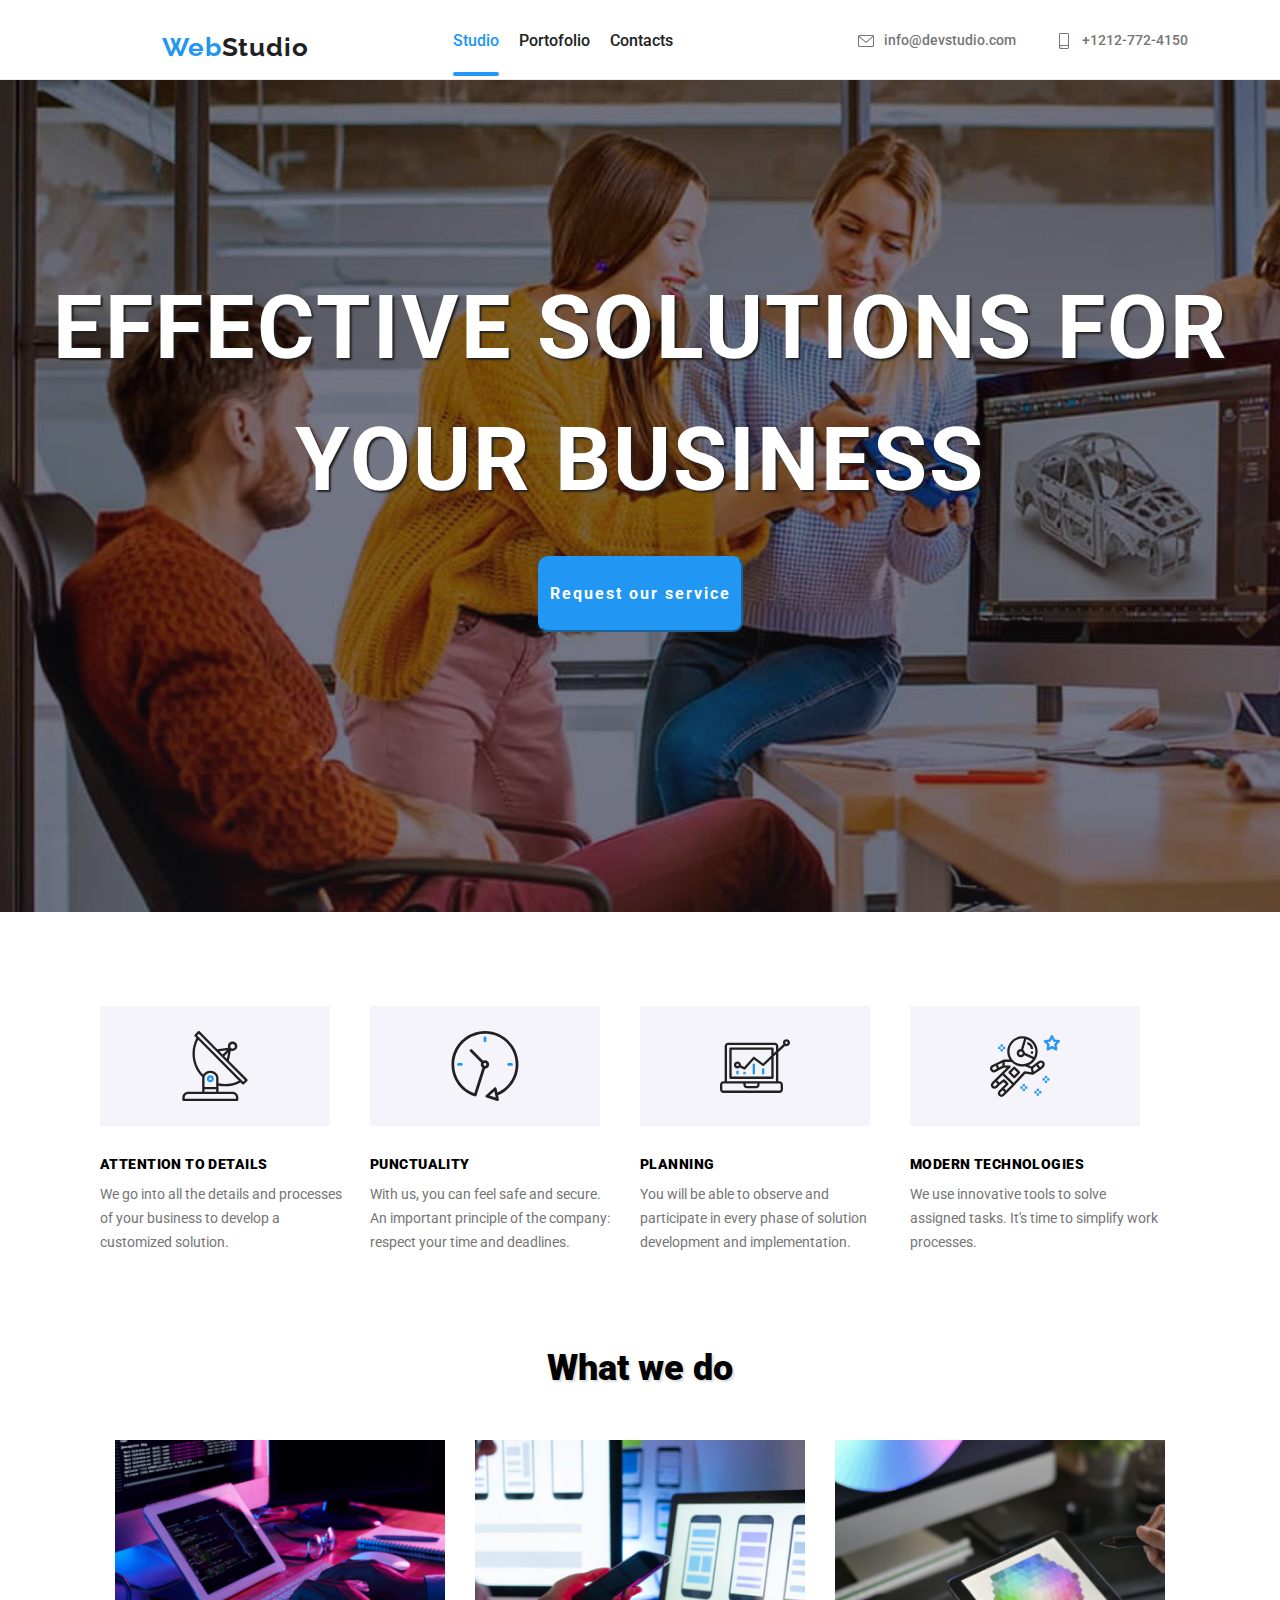
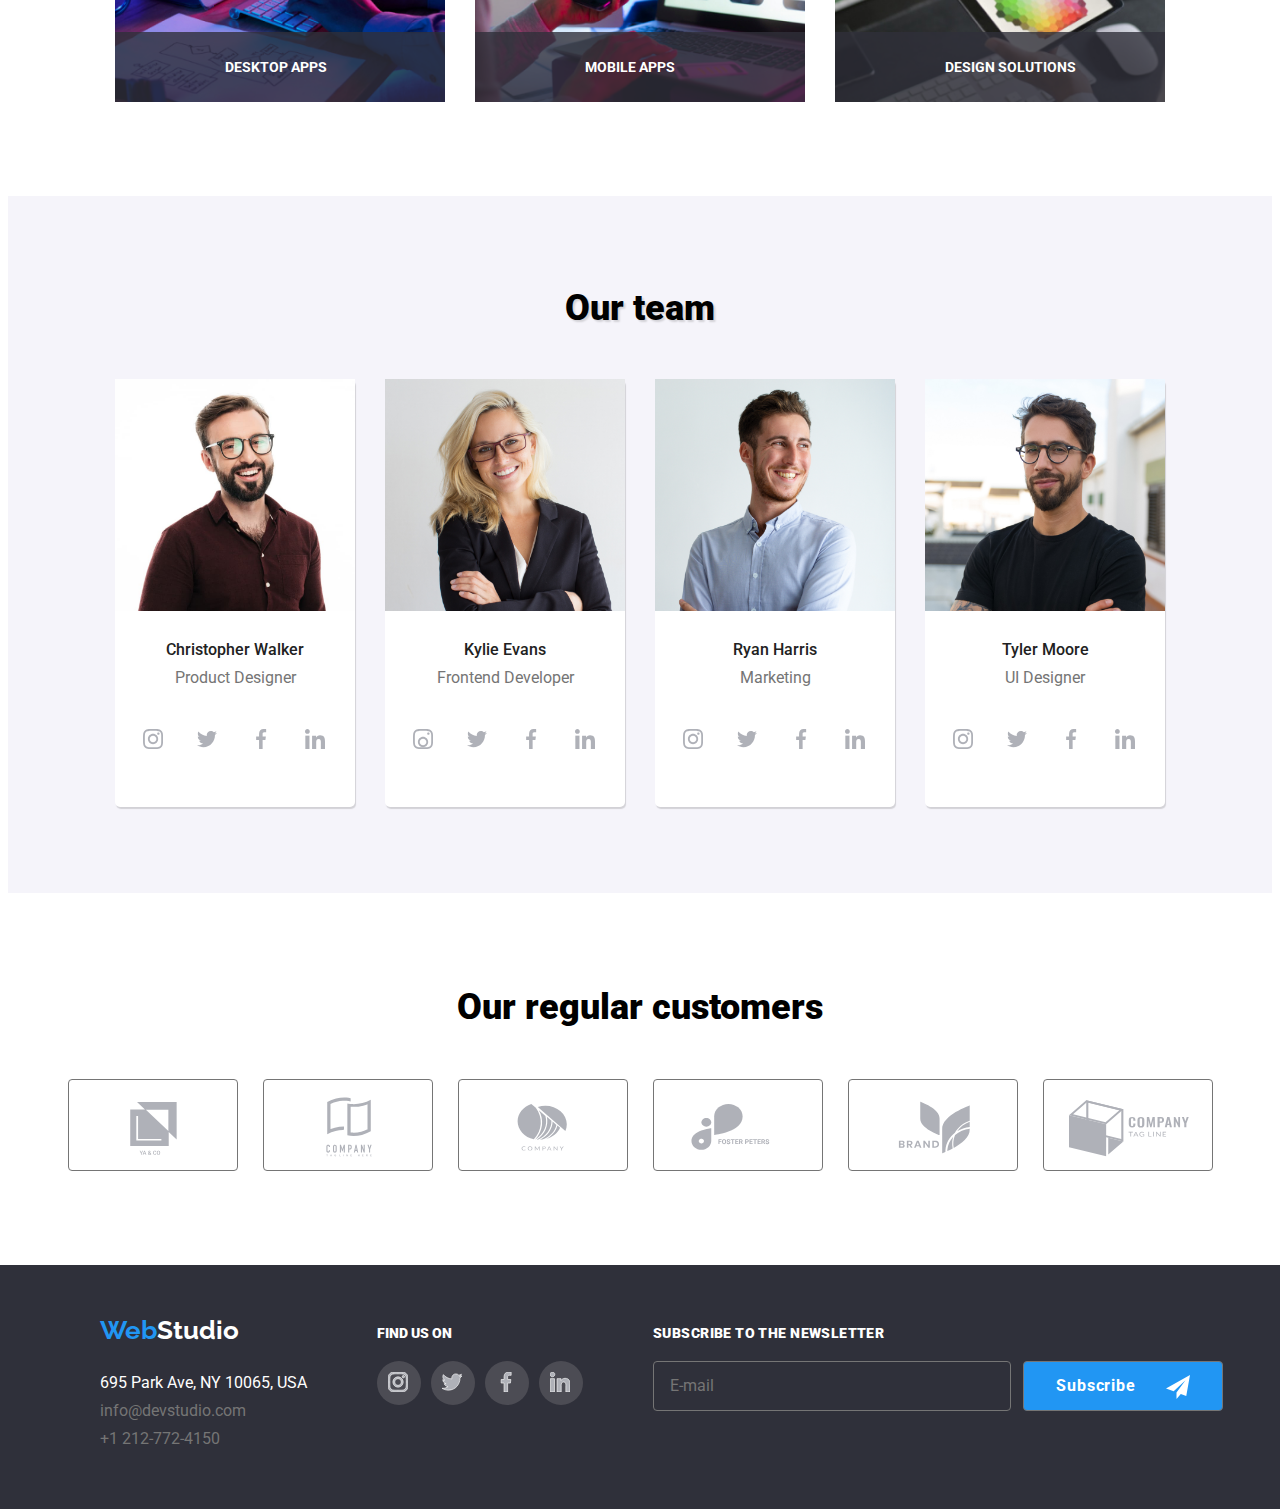
<file: index.html>
<!DOCTYPE html>
<html lang="en">
<head>
    <meta charset="UTF-8">
    <meta name="viewport" content="width=device-width, initial-scale=1.0">
    <title>goit-markup-hw-06</title>
    <link rel="stylesheet" href="https://cdnjs.cloudflare.com/ajax/libs/modern-normalize/2.0.0/modern-normalize.css">
    <link rel="preconnect" href="https://fonts.googleapis.com">
    <link rel="preconnect" href="https://fonts.gstatic.com" crossorigin="">
    <link href="https://fonts.googleapis.com/css2?family=Raleway:ital,wght@0,100..900;1,100..900&amp;family=Roboto:ital,wght@0,100;0,300;0,400;0,500;0,700;0,900;1,100;1,300;1,400;1,500;1,700;1,900&amp;display=swap" rel="stylesheet">
    <link rel="stylesheet" href="./css/style.css">
</head>
<body class="body">
    <!--Header section-->
    <header class="header">
        <a href="#WebStudio" class="header__logo"><p><b><span class="header__logo__web">Web</span>Studio</b></p></a>
    <!--First list header-->
    <nav>  
        <ul class="first_list_header">
            <li>
                <a href="index.html" class=""><span class="second__list active active">Studio</span></a>
            </li>
            <li>
              <a href="portofolio.html">Portofolio</a>
            </li>
            <li>
                <a href="#Contacts">Contacts</a>
            </li>
            
        </ul>
    </nav>
    <!--Second list header-->
    <div class="header_info">
    <a href="mailto:info@devstudio.com"><svg class="svg_header"><use href="./images/icons.svg/symbol-defs.svg#icon-envelope" width="16"></use></svg>info@devstudio.com</a>
    <a href="tel:+1212-772-4150"><svg class="svg_header"><use href="./images/icons.svg/symbol-defs.svg#icon-smartphone1" width="16"></use></svg>+1212-772-4150</a>
    </div>
    </header>

    <!--Portiunea principala a paginii-->
    <main id="Studio" class="section">
        <section class="title">
            <h1>EFFECTIVE SOLUTIONS FOR <br> YOUR BUSINESS</h1>
            <button data-modal-open type="button" class="button"><b>Request our service</b></button>
        </section>
     
        <!--Hero section-->
        <section class="section">
        <div class="container">
            <div class="hero__section">
            <!--Container 1-->
            <div class="hero__section__container">
            <div class="hero__section__background"><svg class="hero__section__svg"><use href="./images/icons.svg/symbol-defs.svg#icon-antenna"></use></svg></div>
                <h5 class="hero__section__title"><b>ATTENTION TO DETAILS</b></h5>
                <p class="hero__section__text">We go into all the details and processes<br> of your business to develop a<br>customized solution.</p>
            </div>
            <!--Container 2-->
            <div class="hero__section__container">
                <div class="hero__section__background"><svg class="hero__section__svg"><use href="./images/icons.svg/symbol-defs.svg#icon-clock"></use></svg></div>
                <h5 class="hero__section__title"><b>PUNCTUALITY</b></h5>
                <p class="hero__section__text">With us, you can feel safe and secure.<br> An important principle of the company: respect your time and deadlines.</p>
            </div>
            <!--Container 3-->
            <div class="hero__section__container">
                <div class="hero__section__background"><svg class="hero__section__svg"><use href="./images/icons.svg/symbol-defs.svg#icon-diagram"></use></svg></div>
                <h5 class="hero__section__title"><b>PLANNING</b></h5>
                <p class="hero__section__text">You will be able to observe and<br> participate in every phase of solution development and implementation.</p>
            </div>
            <!--Container 4-->
            <div class="hero__section__container">
                <div class="hero__section__background"><svg class="hero__section__svg"><use href="./images/icons.svg/symbol-defs.svg#icon-astronaut"></use></svg></div>
                <h5 class="hero__section__title"><b>MODERN TECHNOLOGIES</b></h5>
                <p class="hero__section__text">We use innovative tools to solve<br> assigned tasks. It's time to simplify work processes.</p>
            </div>
            </div>
            </div>
        
        </section>
    
        <!--What we do section-->
        <section class="section">
            <div class="container">
            <h2 class="what__we__do__title"><b>What we do</b></h2>
            <div class="what__we__do__images">
            <div class="what__we__do__card">
                <p class="what__we__do__subtitle"><b>Desktop apps</b></p>
                    <img src="./images/img1.jpg" alt="keyboard-typing-image" width="330"></div>
            <div class="what__we__do__card">
                <p class="what__we__do__subtitle"><b>Mobile apps</b></p>
                   <img src="./images/img2.jpg" alt="woman-working-from-her-phone-image" width="330"></div>
            <div class="what__we__do__card">
               <p class="what__we__do__subtitle"><b>Design solutions</b></p>                                
                  <img src="./images/img3.jpg" alt="choosing-colors-from-a-pallete" width="330"></div>
            </div>
            </div>
        </section>
    
        <!--Our team section-->
        <section class="section">
        <div class="container">
          <div class="our__team">
            <h2 class="our__team__title"><b>Our team</b></h2>    
                <!--Container cu carduri despre membrii echipei-->
                <div class="our__team__members">
    
                    <!--Container 1-->
                    <div class="containers">
                        <img src="./images/img4.jpg" alt="Christopher Walker imagine" width="270">
                        <p class="container__title">Christopher Walker</p>
                        <p class="container__subtitle">Product Designer</p>
                        <div class="team__social">
                            <ul class="team__social__list">
                                <li class="team__social__item"><a href=""><svg class="team__social__icon"><use href="./images/icons.svg/symbol-defs.svg#icon-instagram2" width="20" height="20"></use></svg></a></li>
                                <li class="team__social__item"><a href=""><svg class="team__social__icon"><use href="./images/icons.svg/symbol-defs.svg#icon-twitter" width="20" height="20"></use></svg></a></li>
                                <li class="team__social__item"><a href=""><svg class="team__social__icon"><use href="./images/icons.svg/symbol-defs.svg#icon-facebook" width="20" height="20"></use></svg></a></li>
                                <li class="team__social__item"><a href=""><svg class="team__social__icon"><use href="./images/icons.svg/symbol-defs.svg#icon-linkedin" width="20" height="20"></use></svg></a></li>
                        </ul></div>
                    </div>
        
                    <!--Container 2-->
                    <div class="containers">
                        <img src="./images/img5.jpg" alt="Kylie Evans imagine" width="270">
                        <p class="container__title">Kylie Evans</p>
                        <p class="container__subtitle">Frontend Developer</p>
                        <div class="team__social">
                            <ul class="team__social__list">
                                <li class="team__social__item"><a href=""><svg class="team__social__icon"><use href="./images/icons.svg/symbol-defs.svg#icon-instagram1" width="20" height="20"></use></svg></a></li>
                                <li class="team__social__item"><a href=""><svg class="team__social__icon"><use href="./images/icons.svg/symbol-defs.svg#icon-twitter" width="20" height="20"></use></svg></a></li>
                                <li class="team__social__item"><a href=""><svg class="team__social__icon"><use href="./images/icons.svg/symbol-defs.svg#icon-facebook" width="20" height="20"></use></svg></a></li>
                                <li class="team__social__item"><a href=""><svg class="team__social__icon"><use href="./images/icons.svg/symbol-defs.svg#icon-linkedin" width="20" height="20"></use></svg></a></li>
                        </ul></div>
                    </div>
        
                    <!--Container 3-->
                    <div class="containers">
                        <img src="./images/img6.jpg" alt="Ryan Harris imagine" width="270">
                        <p class="container__title">Ryan Harris</p>
                        <p class="container__subtitle">Marketing</p>
                        <div class="team__social">
                            <ul class="team__social__list">
                                <li class="team__social__item"><a href=""><svg class="team__social__icon"><use href="./images/icons.svg/symbol-defs.svg#icon-instagram2" width="20" height="20"></use></svg></a></li>
                                <li class="team__social__item"><a href=""><svg class="team__social__icon"><use href="./images/icons.svg/symbol-defs.svg#icon-twitter" width="20" height="20"></use></svg></a></li>
                                <li class="team__social__item"><a href=""><svg class="team__social__icon"><use href="./images/icons.svg/symbol-defs.svg#icon-facebook" width="20" height="20"></use></svg></a></li>
                                <li class="team__social__item"><a href=""><svg class="team__social__icon"><use href="./images/icons.svg/symbol-defs.svg#icon-linkedin" width="20" height="20"></use></svg></a></li>
                        </ul></div>
                    </div>
    
                        <!--Container 4-->
                    <div class="containers">
                        <img src="./images/img7.jpg" alt="Tyler Moore imagine" width="270">
                        <p class="container__title">Tyler Moore</p>
                        <p class="container__subtitle">UI Designer</p>
                        <div class="team__social">
                            <ul class="team__social__list">
                                <li class="team__social__item"><a href=""><svg class="team__social__icon"><use href="./images/icons.svg/symbol-defs.svg#icon-instagram2" width="20" height="20"></use></svg></a></li>
                                <li class="team__social__item"><a href=""><svg class="team__social__icon"><use href="./images/icons.svg/symbol-defs.svg#icon-twitter" width="20" height="20"></use></svg></a></li>
                                <li class="team__social__item"><a href=""><svg class="team__social__icon"><use href="./images/icons.svg/symbol-defs.svg#icon-facebook" width="20" height="20"></use></svg></a></li>
                                <li class="team__social__item"><a href=""><svg class="team__social__icon"><use href="./images/icons.svg/symbol-defs.svg#icon-linkedin" width="20" height="20"></use></svg></a></li>
                        </ul></div>
                    </div>
                </div>
                </div>
            </div>
        </section>

        <!--Regular customers section-->
            <section class="regular__customers__section">
             <h2 class="regular__customers">
                 <b>Our regular customers</b>
             </h2>
                <ul class="regular__customers__list">
                    <li class="regular__customers__item"><svg class="icon__regular__customers"><use href="./images/icons.svg/symbol-defs.svg#icon-Logo1"></use></svg></li>
                    <li class="regular__customers__item"><svg class="icon__regular__customers"><use href="./images/icons.svg/symbol-defs.svg#icon-Logo2"></use></svg></li>
                    <li class="regular__customers__item"><svg class="icon__regular__customers"><use href="./images/icons.svg/symbol-defs.svg#icon-Logo3"></use></svg></li>
                    <li class="regular__customers__item"><svg class="icon__regular__customers"><use href="./images/icons.svg/symbol-defs.svg#icon-Logo4"></use></svg></li>
                    <li class="regular__customers__item"><svg class="icon__regular__customers"><use href="./images/icons.svg/symbol-defs.svg#icon-Logo5"></use></svg></li>
                    <li class="regular__customers__item"><svg class="icon__regular__customers"><use href="./images/icons.svg/symbol-defs.svg#icon-Logo6"></use></svg></li>
                </ul>
            </section>
    
        </main>
    
                <!--Footer section-->
                <footer class="footer">
                    <div>
                    <div class="footer__container"><a id="footer__logo" href="#"><p><b><span class="footer__logo__web">Web</span>Studio</b></p></a></div>
                    <div id="Contacts">
                        <address class="footer__address">
                            <a class="footer__address__map" href="https://www.mapquest.com/us/ny/new-york/10065-5024/695-park-ave-40.76874,-73.96518">695 Park Ave, NY 10065, USA</a><br>
                            <a href="mailto:info@devstudio.com">info@devstudio.com</a><br>
                            <a href="tel:+12127724150">+1 212-772-4150</a>
                        </address>
                    </div>
                </div>
                <div class="footer__social">
                    <h3 class="footer__social__title"><b>FIND US ON</b></h3>
                    <ul class="footer__social__list">
                        <li class="footer__social__item"><a href=""><svg class="footer__social__icon"><use href="./images/icons.svg/symbol-defs.svg#icon-instagram2" width="20" height="20"></use></svg></a></li>
                        <li class="footer__social__item"><a href=""><svg class="footer__social__icon"><use href="./images/icons.svg/symbol-defs.svg#icon-twitter" width="20" height="20"></use></svg></a></li>
                        <li class="footer__social__item"><a href=""><svg class="footer__social__icon"><use href="./images/icons.svg/symbol-defs.svg#icon-facebook" width="20" height="20"></use></svg></a></li>
                        <li class="footer__social__item"><a href=""><svg class="footer__social__icon"><use href="./images/icons.svg/symbol-defs.svg#icon-linkedin" width="20" height="20"></use></svg></a></li>
                </ul></div>
                <div>
                    <h3 class="footer-form__title"><b>Subscribe to the newsletter</b></h3>
                    <form class="footer-form">
                        <label class="footer-form__label"><input type="email" name="useremail" placeholder="E-mail" class="footer-form__input"></label>
                        <button type="submit" class="footer-form__btn"><b>Subscribe</b>
                            <svg class="footer-form__svg"><use href="./images/icons.svg/symbol-defs.svg#icon-icon-send" width="24" height="24"></use></svg>
                        </button>
                    </form>
                </div>
                </footer>
                <div data-modal class="is-hidden">
                    <div data-modal-content>
                        <button data-modal-close type="button">×</button>
                        <h2 class="modal-title"><b>Leave your information and we'll call you back</b></h2>
                        <form class="modal-form">
                         <label class="modal-form__position">Name
                        <input type="text" name="username" class="modal-form__input">
                         <svg width="12px" height="12px">
                            <use href="./images/icons.svg/symbol-defs.svg#icon-person"></use>
                         </svg>
                         </label>
                         <label class="modal-form__position">
                         Telefon 
                         <input type="tel" name="userphone" class="modal-form__input">
                         <svg width="12px" height="12px">
                            <use href="./images/icons.svg/symbol-defs.svg#icon-phone"></use>
                         </svg>
                         </label>
                         <label class="modal-form__position">
                         E-mail 
                         <input type="email" name="useremail" class="modal-form__input">
                         <svg width="12px" height="12px">
                            <use href="./images/icons.svg/symbol-defs.svg#icon-email"></use>
                         </svg>
                         </label>
                         <label class="modal-form__position">
                         Mesaj 
                         <textarea name="mesaj" placeholder="Introdu mesajul tau" class="modal-form__comments" rows="5"></textarea>
                         </label>
                         <label class="modal-form__position modal-form__checked">
                        <input type="checkbox" value="agree" class="modal-form__input">
                        <span class="replace-checkbox modal-checkbox__position">
                        <svg><use href="./images/icons.svg/symbol-defs.svg#icon-check"></use></svg>
                        </span>
                        I agree with the letter and accept the <a href="" class="conditions">Terms and Condititons</a> 
                         </label>
                         <button type="submit" class="modal-form__btn">Send</button>
                         </form>
                    </div>
                </div>
                <script src="./modal.js"></script>
    </body>
</html>
</file>
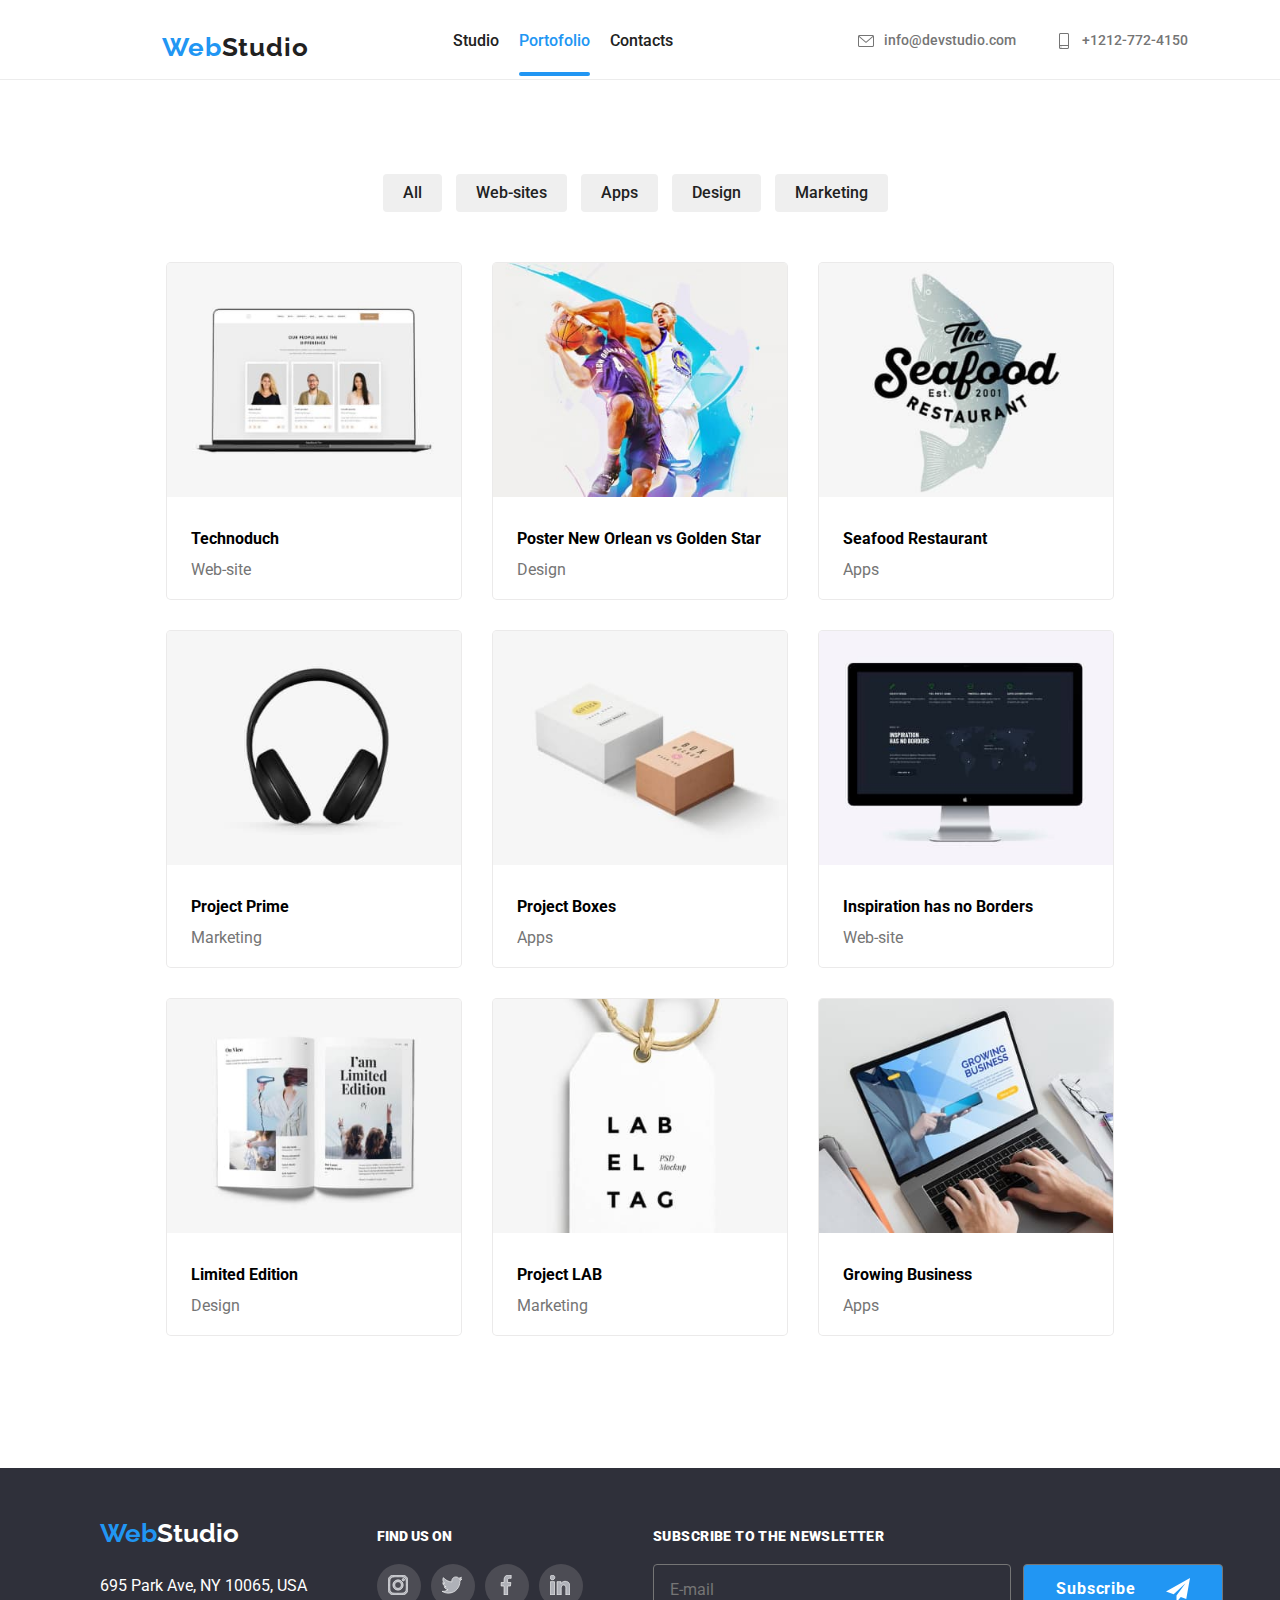
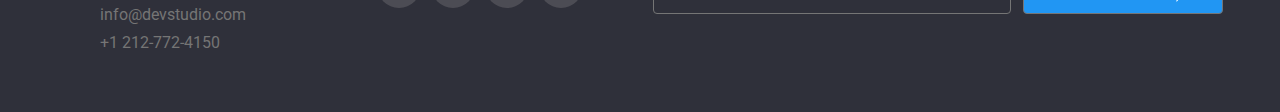
<file: portofolio.html>
<!DOCTYPE html>
<html lang="en">
<head>
    <meta charset="UTF-8">
    <meta name="viewport" content="width=device-width, initial-scale=1.0">
    <title>Portofoliu</title>
    <link rel="stylesheet" href="https://cdnjs.cloudflare.com/ajax/libs/modern-normalize/2.0.0/modern-normalize.css">
    <link rel="preconnect" href="https://fonts.googleapis.com">
    <link rel="preconnect" href="https://fonts.gstatic.com" crossorigin="">
    <link href="https://fonts.googleapis.com/css2?family=Raleway:ital,wght@0,100..900;1,100..900&amp;family=Roboto:ital,wght@0,100;0,300;0,400;0,500;0,700;0,900;1,100;1,300;1,400;1,500;1,700;1,900&amp;display=swap" rel="stylesheet">
    <link rel="stylesheet" href="./css/style.css">

</head>
<body class="body">
<!--Header section-->
<header class="header">
    <a href="#WebStudio" class="header__logo"><p><b><span class="header__logo__web">Web</span>Studio</b></p></a>
<nav>  
    <ul class="first_list_header">
        <li>
            <a href="index.html">Studio</a>
        </li>
        <li>
          <a href="portofolio.html"><span class="second__list active">Portofolio</span></a>
        </li>
        <li>
            <a href="#Contacts">Contacts</a>
        </li>
    </ul>
</nav>
<div class="header_info">
<a href="mailto:info@devstudio.com"><svg class="svg_header"><use href="./images/icons.svg/symbol-defs.svg#icon-envelope" width="16"></use></svg>info@devstudio.com</a>
<a href="tel:+1212-772-4150"><svg class="svg_header"><use href="./images/icons.svg/symbol-defs.svg#icon-smartphone1" width="16"></use></svg>+1212-772-4150</a>
</div>
</header>
  

     <!--Portiunea principala a paginii web-->
    <main>
        <section class="section">
          <div class="container">
            <div class="selection">
            <button type="button">All</button>
            <button type="button">Web-sites</button>
            <button type="button">Apps</button>
            <button type="button">Design</button>
            <button type="button">Marketing</button>
            </div>

            <!--Container cu carduri despre proiectele 1-3 realizate-->
            <div class="cards">

            <!--Container 1-->
            <div class="container__portofolio">
                <div class="container__portofolio__img"><img src="./images/img8.jpg" alt="Images with Sara Grant, Luke Jacobs, Claire Olson " width="294">
                <div class="overlay"><p>Technoduck is a state-of-the-art coronavirus distribution platform. Companies use this platform for digital espionage and attacks on competitors' secure servers.</p></div>
                </div>
                <div>
                    <p class="cards__title"><b>Technoduch</b></p>
                    <p class="cards__subtitle">Web-site</p>
                </div>
            </div>

            <!--Container 2-->
            <div class="container__portofolio">
                <div class="container__portofolio__img"><img src="./images/img9.jpg" alt="Basketball poster New Orlean vs Golden Star" width="294">
                <div class="overlay"><p>Technoduck is a state-of-the-art coronavirus distribution platform. Companies use this platform for digital espionage and attacks on competitors' secure servers.</p></div>
                </div>
                <div>
                    <p class="cards__title"><b>Poster New Orlean vs Golden Star</b></p>
                    <p class="cards__subtitle">Design</p>
                </div>
            </div>

            <!--Container 3-->
            <div class="container__portofolio">
                <div class="container__portofolio__img"><img src="./images/img10.jpg" alt="Seafood restaurant logo" width="294">
                <div class="overlay"><p>Technoduck is a state-of-the-art coronavirus distribution platform. Companies use this platform for digital espionage and attacks on competitors' secure servers.</p></div>
                </div>
                <div>
                    <p class="cards__title"><b>Seafood Restaurant</b></p>
                    <p class="cards__subtitle">Apps</p>
                </div>
            </div>
        <!--Container cu carduri despre proiectele 4-6 realizate-->
        <div class="cards">

            <!--Container 4-->
            <div class="container__portofolio">
                <div class="container__portofolio__img"><img src="./images/img11.jpg" alt="Headphones image" width="294">
                <div class="overlay"><p>Technoduck is a state-of-the-art coronavirus distribution platform. Companies use this platform for digital espionage and attacks on competitors' secure servers.</p></div>
                </div>
                <div>
                    <p class="cards__title"><b>Project Prime</b></p>
                    <p class="cards__subtitle">Marketing</p>
                </div>
            </div>

            <!--Container 5-->
            <div class="container__portofolio">
                <div class="container__portofolio__img"><img src="./images/img12.jpg" alt="Project Boxes image" width="294">
                <div class="overlay"><p>Technoduck is a state-of-the-art coronavirus distribution platform. Companies use this platform for digital espionage and attacks on competitors' secure servers.</p></div>
                </div>
                <div>
                    <p class="cards__title"><b>Project Boxes</b></p>
                    <p class="cards__subtitle">Apps</p>
                </div>
            </div>

            <!--Container 6-->
            <div class="container__portofolio">
                <div class="container__portofolio__img"><img src="./images/img13.jpg" alt="Web-site with worldmap image" width="294">
                <div class="overlay"><p>Technoduck is a state-of-the-art coronavirus distribution platform. Companies use this platform for digital espionage and attacks on competitors' secure servers.</p></div>
                </div>
                <div>
                    <p class="cards__title"><b>Inspiration has no Borders</b></p>
                    <p class="cards__subtitle">Web-site</p>
                </div>
            </div>
        <!--Container cu carduri despre proiectele 7-9 realizate-->
        <div class="cards">

            <!--Container 7-->
            <div class="container__portofolio">
                <div class="container__portofolio__img"><img src="./images/img14.jpg" alt="Magazine I'am Limited Edition image" width="294">
                <div class="overlay"><p>Technoduck is a state-of-the-art coronavirus distribution platform. Companies use this platform for digital espionage and attacks on competitors' secure servers.</p></div>
                </div>
                <div>
                    <p class="cards__title"><b>Limited Edition</b></p>
                    <p class="cards__subtitle">Design</p>
                </div>
            </div>

            <!--Container 8-->
            <div class="container__portofolio">
                <div class="container__portofolio__img"><img src="./images/img15.jpg" alt="Lab el tag image" width="294">
                <div class="overlay"><p>Technoduck is a state-of-the-art coronavirus distribution platform. Companies use this platform for digital espionage and attacks on competitors' secure servers.</p></div>
                </div>
                <div>
                    <p class="cards__title"><b>Project LAB</b></p>
                    <p class="cards__subtitle">Marketing</p>
                </div>
            </div>

            <!--Container 9-->
            <div class="container__portofolio">
                <div class="container__portofolio__img"><img src="./images/img16.jpg" alt="Laptop with Growing Business window open image" width="294">
                <div class="overlay"><p>Technoduck is a state-of-the-art coronavirus distribution platform. Companies use this platform for digital espionage and attacks on competitors' secure servers.</p></div>
                </div>
                <div>
                    <p class="cards__title"><b>Growing Business</b></p>
                    <p class="cards__subtitle">Apps</p>
                </div>
            </div>
        </div>
    </div>
    </div></div></section>
    </main>


            <!--Footer section-->
            <footer class="footer">
                <div>
                <div class="footer__container"><a id="footer__logo" href="#"><p><b><span class="footer__logo__web">Web</span>Studio</b></p></a></div>
                <div id="Contacts">
                    <address class="footer__address">
                        <a class="footer__address__map" href="https://www.mapquest.com/us/ny/new-york/10065-5024/695-park-ave-40.76874,-73.96518">695 Park Ave, NY 10065, USA</a><br>
                        <a href="mailto:info@devstudio.com">info@devstudio.com</a><br>
                        <a href="tel:+12127724150">+1 212-772-4150</a>
                    </address>
                </div>
            </div>
            <div class="footer__social">
                <h3 class="footer__social__title"><b>FIND US ON</b></h3>
                <ul class="footer__social__list">
                    <li class="footer__social__item"><a href=""><svg class="footer__social__icon"><use href="./images/icons.svg/symbol-defs.svg#icon-instagram2" width="20" height="20"></use></svg></a></li>
                    <li class="footer__social__item"><a href=""><svg class="footer__social__icon"><use href="./images/icons.svg/symbol-defs.svg#icon-twitter" width="20" height="20"></use></svg></a></li>
                    <li class="footer__social__item"><a href=""><svg class="footer__social__icon"><use href="./images/icons.svg/symbol-defs.svg#icon-facebook" width="20" height="20"></use></svg></a></li>
                    <li class="footer__social__item"><a href=""><svg class="footer__social__icon"><use href="./images/icons.svg/symbol-defs.svg#icon-linkedin" width="20" height="20"></use></svg></a></li>
            </ul></div>
            <div>
                <h3 class="footer-form__title"><b>Subscribe to the newsletter</b></h3>
                <form class="footer-form">
                    <label class="footer-form__label"><input type="email" name="useremail" placeholder="E-mail" class="footer-form__input"></label>
                    <button type="submit" class="footer-form__btn"><b>Subscribe</b>
                        <svg class="footer-form__svg"><use href="./images/icons.svg/symbol-defs.svg#icon-icon-send" width="24" height="24"></use></svg>
                    </button>
                </form>
            </div>
            </footer>
</body>
</html>
</file>
<file: css/style.css>
:root {
    --darkgray: #2F303A;
    --blue: #2196F3;
    --black: #212121;
    --semi-white: #EEEEEE;
    --modal-border: rgba(33, 33, 33, 0.2);
    --modal-color: rgba(117, 117, 117, 1);
    --gray: #757575;
    --modal-form-btn: rgba(0, 0, 0, 0.15);
    --icons-color: #AFB1B8;
    --shadow: #00000024;
    --light-shadow: #ada9a93d;
    --lightgray: #F5F4FA;
    --white: #ffffff;
    --border-color: #ECECEC;
    --primary-font: 'Roboto', sans-serif;
    --secondary-font: 'Raleway', sans-serif;
}
* {
    margin: 0;
    padding: 0;
}

html {
    box-sizing: border-box;
  }

img {
    display: block;
    max-width: 100%;
    height: auto;
}

/*Body section styling- first page */
.body {
    font-family: var(--primary-font);
    background-color: var(--white);
}

/* Header section style */
.header {
    display: flex;
    border-bottom: 1px solid var(--border-color);
    flex-wrap: nowrap;
    border-top: none;
    border-left: none;
    border-right: none;
    justify-content: space-around;
    padding-top: 32px;
    padding-bottom: 32px;
    height: 80px;
}

.first_list_header .active::after {
    content: "";
    height: 4px;
    width: 100%;
    border-radius: 20px;
    position: absolute;
    background-color: var(--blue);
    top: 40px;
    left: 0;
    transition-duration: 250ms;
    transition-timing-function: cubic-bezier(0.4, 0, 0.2, 1);
    transition-property: width;
}

.header__logo {
    font-size: 26px;
    font-family: var(--secondary-font);
    line-height: 31px;
    letter-spacing: 0.03em;
    padding-left: 40px;
    transition-property: color;
    transition-duration: 250ms;
    transition-timing-function: cubic-bezier(0.4, 0, 0.2, 1);
}

.first_list_header {
    display: inline-block;
    list-style: none;
    gap: 20px;
    margin-left: -40px;
    font-weight: 500;
    
}

.first_list_header li{
    position: relative;
}

.header_info {
    list-style: none;
    font-size: 14px;
    display: flex;
    gap: 40px;
    font-weight: 500;
}

.header_info a{
    color: var(--gray);
}

.svg_header {
    vertical-align: middle;
    width: 16px;
    height: 16px;
    margin-right: 10px;
}

.studio {
    color: var(--blue);
 }

.header__logo__web {
    color: var(--blue);
    padding-left: 30px;
}

.first_list_header {
display: flex;
}

.header_info a:hover {
    fill: var(--blue);
    stroke: var(--blue);
}

.header_info a:focus {
    fill: var(--blue);
    stroke: var(--blue);
}

.first_list_header li:after,
.first_list_header li:after {
    content: '';
    height: 4px;
    width: 0;
    border-radius: 20px;
    position: absolute;
    top: 40px;
    left: 0;
    background-color: var(--blue);
    transition-duration: 0.5s;
    transition-property: width;
}

.first_list_header li:hover:after,
.first_list_header li:hover:after {
    width: 100%;
}


button {
    transition-property: color, background-color, transform;
    transition-duration: 250ms, 250ms, 250ms;
}

button:hover{
    color: var(--white);
    background-color: var(--blue);
    transform: scale(1.1);
}

a {
    color: var(--black);
    text-decoration: none;
    transition-property: color;
    transition-duration: 250ms;
    transition-timing-function: cubic-bezier(0.4, 0, 0.2, 1);
}

a:hover{
    color: var(--blue);
}

a:focus{
    color: var(--blue);
}

/* Portiunea principala a paginii */
.title {
    font-size: 44px;
    text-align: center;
    background-image: linear-gradient(#00000020, #2f303a40),
    url(../images/Img17.jpg);
    background-repeat: no-repeat;
    background-size: cover;
    max-width: 100%;
    line-height: 1.5;
    letter-spacing: 2px;
    color: var(--white);
    text-shadow: 2px 2px 2px var(--black);
    padding-top: 182px;
    padding-bottom: 280px;
    margin-top: -94px;
}

.button {
    font-size: 16px;
    background-color: var(--blue);
    color: var(--white);
    line-height: 2;
    border-radius: 10px;
    border-color: var(--blue);
    padding: 20px 10px;
    letter-spacing: 2px;
    margin-top: 30px;
    cursor: pointer;
  }

  /* Hero-section */
.hero__section {
    display: flex;
    justify-content: center;
}

.hero__section__svg {
    width: 70px;
    height: 70px;
}

.hero__section__background {
    text-align: center;
    background-color: var(--lightgray);
    width: 230px;
    height: 120px;
    margin-bottom: 30px;
    padding-top: 25px;
}
  
.hero__section__title {
    font-size: 14px;
    font-weight: 700;
    font-family: Roboto;
    line-height: 16.41px;
    letter-spacing: 0.03em;
 } 

 .hero__section__container {
    width: 270px;
 }

 .hero__section__text {
    font-size: 14px;
    font-weight: 400;
    line-height: 24px;
    padding-top: 10px;
    color: var(--gray); 
}


/* What we do section */
.what__we__do__images {
    display: flex;
    gap: 30px;
    justify-content: center;
    margin-top: 50px;
    margin-bottom: -94px;
}
.what__we__do__title {
    font-size: 36px;
    text-align: center;
    text-shadow: 2px 2px 2px var(--shadow);
    margin-top: -94px;
}

.what__we__do__card{
    position: relative;
}
.what__we__do__card::after{
    content: '';
    display: block;
    position: absolute;
    bottom: 0;
    left: 0;
    width: 100%;
    height: 70px;
    background-color: var(--darkgray);
    opacity: 0.8;
}

.what__we__do__subtitle {
    position: absolute;
    bottom: 27px;
    color: var(--white);
    text-transform: uppercase;
    z-index: 3;
    font-size: 14px;
    left: 110px;
}

/* Our team section */

.our__team {
    background-color: var(--lightgray);
    margin-left: -32px;
    margin-right: -32px;
    padding-bottom: 86px;
    padding-top: 92px;
    margin-bottom: -94px;
}

.our__team__members {
    display: flex;
    flex: 1;
    gap: 30px;
    justify-content: center;
    height: 428px;
}

.team__social__list {
    list-style: none;
    display: flex;
    gap: 10px;
    justify-content: center;
    padding-bottom: 30px;
}


.team__social__item:hover .team__social__icon {
    fill: var(--white);
}

.team__social__item:hover{
    background-color: var(--blue);
}


.team__social__item:focus {
    background-color: var(--blue);
}

.team__social__item:focus .team__social__icon {
    fill: var(--white);
}

.team__social__icon {
    fill: var(--icons-color);
    padding: 11px 11px;
    height: 44px;
}

.team__social__item {
    width:44px;
    height: 44px;
    background-color: var(--white);
    border-radius: 100px;
    transition-property: background-color;
    transition-duration: 250ms;
    transition-timing-function: cubic-bezier(0.4, 0, 0.2, 1);
}

.our__team__title {
    font-size: 36px;
    text-align: center;
    text-shadow: 2px 2px 2px var(--shadow);
    padding-bottom: 50px;
}

.containers {
    border-radius: 5px;
    background-color: var(--white);
    box-shadow: 1px 2px 1px var(--shadow);
    width: 240px;
}

.container__title {
    font-size: 16px;
    text-align: center;
    font-weight: 500;
    line-height: 18.75px;
    color: var(--black);
    margin-top: 30px;
    margin-bottom: 10px;
    }
    
.container__subtitle {
    font-size: 16px;
    font-weight: 400;
    text-align: center;
    line-height: 18.75px;
    color: var(--gray);
    margin-bottom: 30px;
    }

    /* Our regular customers section */
.regular__customers {
    font-size: 36px;
    text-align: center;
    padding-top: 94px;
}

.regular__customers__item {
   border: 1px solid var(--gray);
   border-radius: 4px;
   padding: 23px 60px;
   width: 170px;
   height: 92px;
}

.regular__customers__list  {
    display: flex;
    gap: 25px;
    list-style: none;
    justify-content: center;
    margin-top: 50px;
    margin-bottom: 94px;
}

.regular__customers__section li:hover,
.regular__customers__section li:focus   {
    border: 3px solid var(--blue);

}

.regular__customers__item:hover .icon__regular__customers, 
.regular__customers__item:focus .icon__regular__customers {
    fill:var(--blue); 
    
} 

.regular__customers__section li,
.regular__customers__item .icon__regular__customers {
    transition-property: border, fill;
    transition-duration: 250ms, 250ms;
    transition-timing-function: cubic-bezier(0.4, 0, 0.2, 1);
}

.icon__regular__customers {
    margin-right: -100px;
    height: 130px;
    width: 120px;
    margin-top: -40px;
    margin-left: -35px;
    fill: var(--icons-color);
    transition-property: fill;
    transition-duration: 250ms;
    transition-timing-function: cubic-bezier(0.4, 0, 0.2, 1);
}

.regular__customers__section li{
    transition-property: border;
    transition-duration: 250ms;
    transition-timing-function: cubic-bezier(0.4, 0, 0.2, 1);
}

    /* Footer section */
.footer {
    display: flex;
    background-color: var(--darkgray);
    margin-top: -94px;
    padding-top: 50px;
    padding-bottom: 50px;
    padding-left: 100px;
    gap: 70px;
}
.footer__container {
    padding-bottom: 28px;
}
#footer__logo {
    font-family:var(--secondary-font);
    font-size: 26px;
    color: var(--white);
    transition-property: color;
    transition-duration: 250ms;
    transition-timing-function: cubic-bezier(0.4, 0, 0.2, 1);
}

#footer__logo:hover {
    color: var(--blue);
}
    
.footer__logo__web {
    font-family: inherit;
    color: var(--blue);
    line-height: normal;
}

.footer__address a {
    display: inline-block;
    padding-bottom: 10px;
    color: var(--gray);
    font-style: normal;
    transition-property: color;
    transition-duration: 250ms;
    transition-timing-function: cubic-bezier(0.4, 0, 0.2, 1);
}

.footer__address a:hover {
    color: var(--blue);
}

.footer__address a:focus {
    color: var(--blue);
}

.footer__social__title {
    color: var(--white);
    font-size: 14px;
    padding-bottom: 20px;
    padding-top: 10px;
}

.footer__social__list {
    list-style: none;
    display: flex;
    gap: 10px;
}

.footer__social__list>.footer__social__item {
    background-color: var(--light-shadow);
    border-radius: 100px;
    transition-property: background-color;
    transition-duration: 250ms;
    transition-timing-function: cubic-bezier(0.4, 0, 0.2, 1);
}

.footer__social__icon {
    padding: 11px 11px;
    fill: var(--white);
    stroke: var(--white);
    height: 44px;
}

.footer__social__list>.footer__social__item:hover {
    background-color: var(--blue);
}

.footer__social__item {
    width:44px;
    height: 44px;
}

.footer-form__title {
    text-transform: uppercase;
    font-size: 14px;
    letter-spacing: 0.03em;
    color: var(--white);
    margin-bottom: 20px;
    margin-top: 10px;
}

.footer-form {
    display: flex;
    gap: 12px;
}

.footer-form__input {
    width: 358px;
    height: 50px;
    cursor: pointer;
    outline: none;
    background-color: var(--darkgray);
    border: 1px solid var(--gray);
    border-radius: 4px;
    padding-left: 16px;
    color: var(--white);
}

.footer-form__svg {
    width: 24px;
    height: 24px;
    margin-left: 25px;
    vertical-align: middle;
    fill: var(--white);
    transition-property: fill;
    transition-duration: 250ms, 250ms, 250ms;
    transition-timing-function: cubic-bezier(0.4, 0, 0.2, 1);
}

.footer-form__btn:hover, 
.footer-form__btn:focus {
    fill: var(--blue);
}

.footer-form__svg:hover,
.footer-form__svg:focus {
    fill: var(--blue);
}

.footer-form__input:hover {
    border: 1px solid var(--blue);
}

.footer-form__btn {
    font-family: inherit;
    width: 200px;
    height: 50px;
    text-align: center;
    background-color: var(--blue);
    font-size: 16px;
    letter-spacing: 0.06em;
    color: var(--white);
    line-height: 30px;
    cursor: pointer;
    border: 1px solid var(--gray);
    border-radius: 4px;
    transition-property: color, background-color, transform;
    transition-duration: 250ms, 250ms, 250ms;
    transition-timing-function: cubic-bezier(0.4, 0, 0.2, 1);
}

.footer-form__btn:focus,
.footer-form__btn:hover {
    background-color: var(--white);
    color: var(--blue);
    transform: scale(1.1);
}

/* Second page styling */
.second__list {
    color: var(--blue);
}

.line {
    border-bottom: 4px solid red;
    position: absolute;
    top: 20px;

}

/* Portiunea principala a paginii */
.selection {
    text-align: center;
    border: var(--blue);
}


.selection>button {
    font-weight: 500;
    font-size: 16px;
    color: var(--black);
    border: none;
    padding: 10px 20px;
    margin-right: 10px;
    margin-bottom: 50px;
    border-radius: 4px;
    font-family: inherit;
    cursor: pointer;
    transition-property: background-color, color, box-shadow;
    transition-duration: 250ms;
    transition-timing-function: cubic-bezier(0.4, 0, 0.2, 1);
}

.selection>button:hover {
    background-color: var(--blue);
    color: var(--white);
    box-shadow: 2px 2px 2px var(--gray);
  }

.selection>button:focus {
    background-color: var(--blue);
    color: var(--white);
    border: none;
    box-shadow: 2px 2px 2px var(--gray);
    cursor: pointer;
  }

  /*Container cu carduri despre proiectele realizate*/

.cards {
    display: flex;
    justify-content: center;
    gap: 30px;
    padding-bottom: 44px;
    flex-wrap: wrap;
}

.container__portofolio {
    display: flex;
    flex-direction: column;
    gap: 4px;
    border: 0.2px solid var(--light-shadow);
    border-radius: 5px;
    background-color: var(--white); 
    position: relative;
    overflow: hidden;
    transition-property: -webkit-box-shadow;
    transition-duration: 250ms;
    transition-timing-function: cubic-bezier(0.4, 0, 0.2, 1);
}

.overlay {
    position: absolute;
    opacity: 0;
    left: 0;
    top: 0;
    width: 100%;
    padding: 63px 24px 91px 24px;
    transition-property: transform;
    transform: translateY(100%);
    transition-duration: 250ms;
    background-color: var(--blue);
    color: var(--white);
    font-size: 16px;
}

.container__portofolio__img {
    position: relative;
    overflow: hidden;
}

.container__portofolio:hover .overlay{
    transform: translateY(0);
    opacity: 0.9;
    width: 100%;
}

.container__portofolio:hover{
    box-shadow: 5px 6px 10px -6px rgba(115,115,115,1);
}

.cards__title {
    font-size: 16px;
    padding-bottom: 4px;
    padding-top: 20px;
    padding-left: 24px;
    line-height: 36px;
}

.cards__subtitle {
    font-size: 16px;
    color: var(--gray);
    padding-bottom: 20px;
    padding-left: 24px;
}

.container {
    width: 1200px;
    max-width: 100%;
    margin: 0 auto;
  }

.section {
    padding-top: 94px;
    padding-bottom: 94px;
  }

  a[href*="https://www.mapquest.com/us/ny/new-york/10065-5024/695-park-ave-40.76874,-73.96518"] {
    color: var(--white);
  }

   /*Style pentru modal*/
   .is-hidden {
    visibility: hidden;
    opacity: 0;
    pointer-events: none;
  }

  [data-modal] {
    height: 100%;
    width: 100%;
    position: fixed;
    top: 0;
    left: 0;
    background-color: rgba(0, 0, 0, 0.5);
    z-index: 5;
}

.is-hidden [data-modal-content] {
    transform: translate(-50%,-50%) scale(0.5);
}

  [data-modal-content] {
    width: 528px;
    height: 581px;
    background-color: var(--white);
    position: absolute;
    top: 50%;
    left: 50%;
    transform: translate(-50%,-50%) scale(1);
    padding: 40px 40px;
    transition-duration: 1s;
    box-shadow: var(--light-shadow);
    border-radius: 4px;
  }

  [data-modal-close] {
    position: absolute;
    font-size: 18px;
    top: 14px;
    right: 14px;
    padding: 3px 8px;
    border: 0.2px solid var(--lightgray);
    border-radius: 100%;
  }

.modal-title {
    font-weight: 700;
    font-size: 20px;
    text-align: center;
    line-height: 22.44px;
    letter-spacing: 0.03em;
}

.modal-form {
    padding: 12px 0px;
    display: flex;
    flex-direction: column;
    gap: 12px;
}

.modal-form__position {
    display: flex;
    flex-direction: column;
    font-weight: 400;
    font-size: 12px;
    line-height: 14px;
    letter-spacing: 0.01em;
    color: var(--modal-color);
    position: relative;
}

.modal-form__position svg {
    position: absolute;
    width: 18px;
    height: 18px;
    top: 26px;
    left: 7px;
}

.modal-form__input[type="checkbox"] {
    display: none;
}

.modal-form__input[type="checkbox"]:checked + .replace-checkbox {
    background-color: var(--blue);
    border-color: var(--blue);
}

.modal-checkbox__position svg {
    position: absolute;
    height: 12px;
    width: 12px;
    top: -2px;
    left: -2px;
    display: none;
    fill: var(--white);
}

.modal-form__input[type="checkbox"]:checked + .modal-checkbox__position svg{
    display: block;
}

.modal-checkbox__position {
    position: relative;
    width: 10px;
    height: 10px;
    border: 1.5px solid var(--black);
    border-radius: 2px;
}

.modal-form__position input:focus + svg,
.modal-form__position input:hover + svg {        
    fill: var(--blue);
}

.modal-form__position input {
    padding-left: 30px;
    transition-property: fill;
    transition-duration: 250ms;
    transition-timing-function: cubic-bezier(0.4, 0, 0.2, 1);
}

.modal-form__input {
    outline: none;
    margin-top: 4px;
    border-radius: 4px;
    height: 35px;
    cursor: pointer;   
    border: 1px solid var(--modal-border);
    padding-left: 12px;
    transition-property: border-color;
    transition-duration: 250ms;
    transition-timing-function: cubic-bezier(0.4, 0, 0.2, 1);
}

.modal-form__comments {
    outline: none;
    margin-top: 4px;
    border-radius: 4px;
    height: 120px;
    cursor: pointer;   
    border: 1px solid var(--modal-border);
    padding-left: 12px;
    padding-top: 5px;
    transition-property: border-color;
    transition-duration: 250ms;
    transition-timing-function: cubic-bezier(0.4, 0, 0.2, 1);
}

.modal-form__input:hover,
.modal-form__comments:hover,
.modal-form__input:focus,
.modal-form__comments:focus {
    border-color: var(--blue);
}

.modal-form__checked {
    flex-direction: row;
    align-items: center;
    font-size: 14px;
    font-weight: 400;
    line-height: 24px;
    letter-spacing: 0.03em;
    text-align: left;
    gap: 10px;
    justify-content: center;
}

.conditions {
    color: var(--blue);
    text-decoration: underline;
    margin-left: -5px;
}

.modal-form__btn {
    width: 200px;
    height: 50px;
    background-color: var(--blue);
    box-shadow: 0px 4px 4px 0px var(--modal-form-btn);
    border: none;
    outline: none;
    cursor: pointer;
    color: var(--white);
    font-size: 16px;
    font-weight: 700;
    line-height: 30px;
    letter-spacing: 0.06em;
    text-align: center;
    border-radius: 4px;
    margin: 0 auto;
}
</file>
